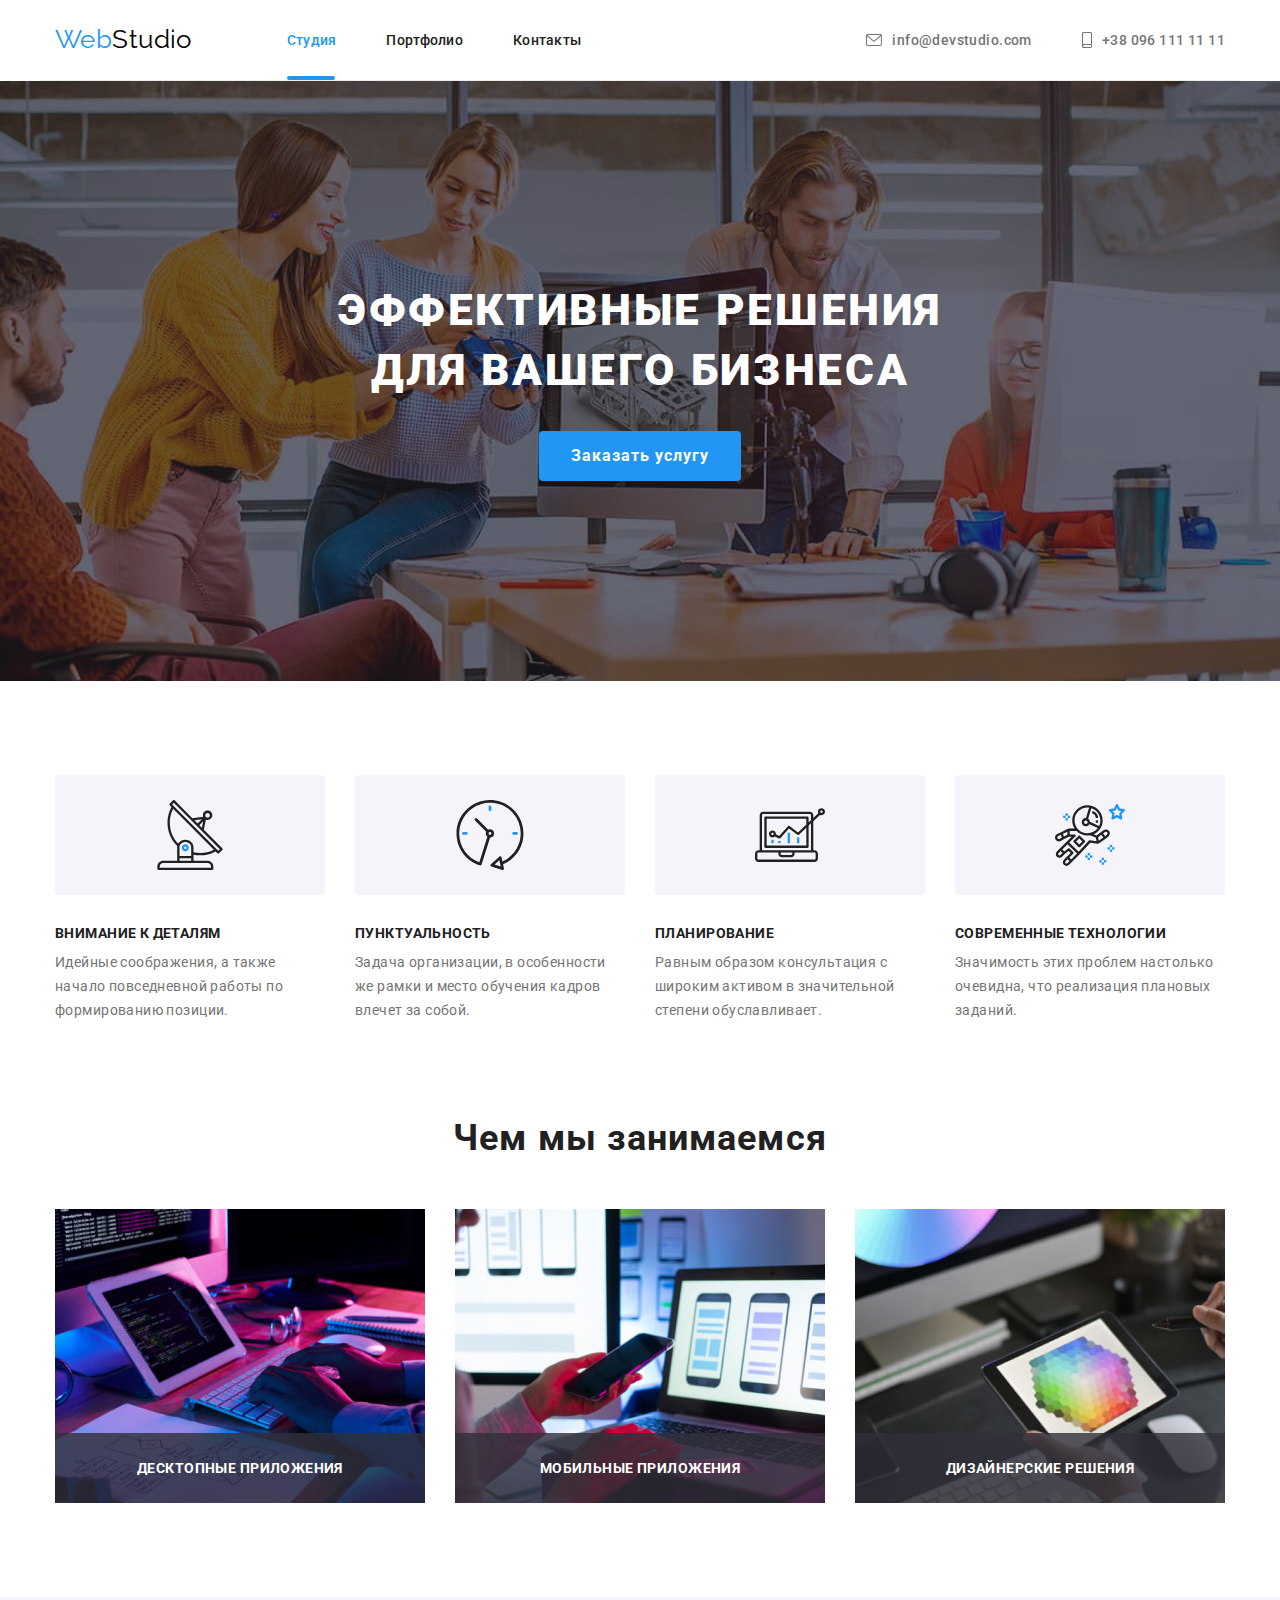
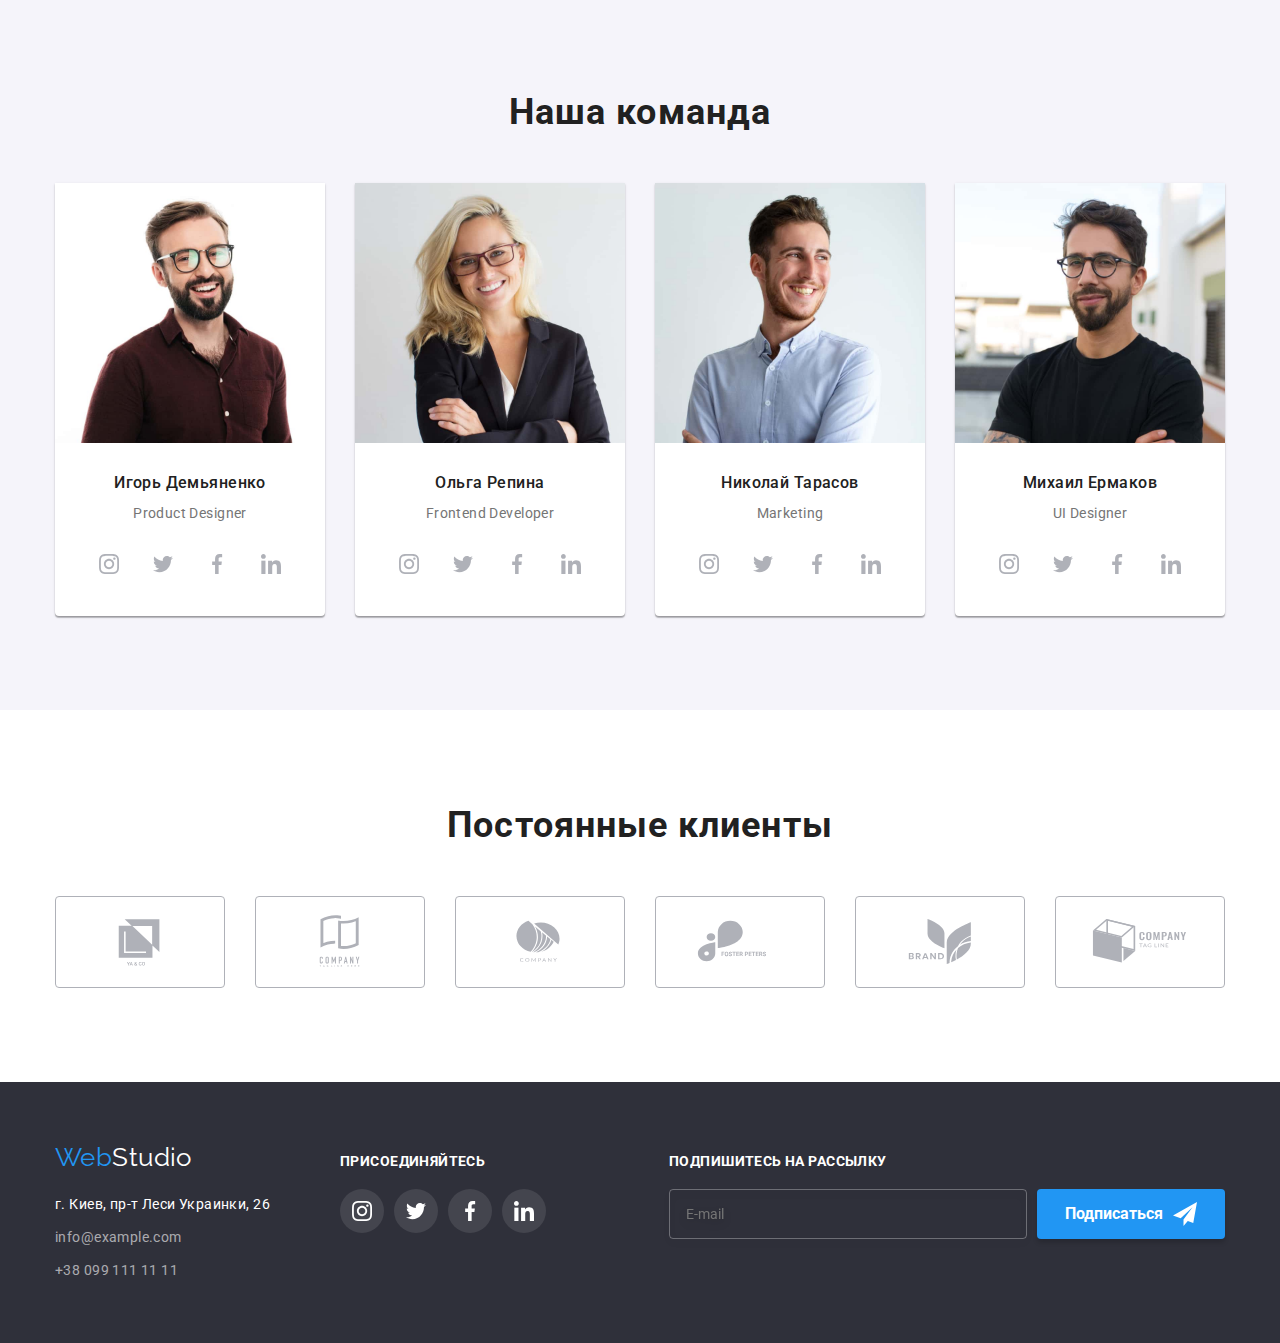
<file: index.html>
<!DOCTYPE html>
<html lang="ru">
  <head>
    <meta charset="UTF-8" />
    <meta http-equiv="X-UA-Compatible" content="IE=edge" />
    <meta name="viewport" content="width=device-width, initial-scale=1.0" />
    <title>Студия</title>

    <link rel="preconnect" href="https://fonts.googleapis.com" />
    <link rel="preconnect" href="https://fonts.gstatic.com" crossorigin />
    <link
      href="https://fonts.googleapis.com/css2?family=Raleway:wght@700&family=Roboto:wght@400;500;700;900&display=swap"
      rel="stylesheet"
    />

    <link
      rel="stylesheet"
      href="https://cdnjs.cloudflare.com/ajax/libs/modern-normalize/1.1.0/modern-normalize.min.css"
    />

    <link rel="stylesheet" href="./css/styles.css" />
  </head>
  <body>
    <header>
      <div class="header container">
        <nav class="header-nav">
          <a href="./index.html" class="header-logo link"
            ><span class="accent-logo-color">Web</span>Studio</a
          >
          <ul class="header-nav-link">
            <li>
              <a href="./index.html" class="header-nav-item current-main link">Студия </a>
            </li>
            <li>
              <a href="./portfolio.html" class="header-nav-item link">Портфолио</a>
            </li>
            <li>
              <a href="#" class="header-nav-item link">Контакты</a>
            </li>
          </ul>
        </nav>
        <ul class="header-contact">
          <li>
            <a href="mailto:info@devstudio.com" class="header-contact-item link">
              <svg class="header-icon-mail" aria-hidden="true">
                <use href="./images/icon.svg#icon-mail"></use>
              </svg>
              info@devstudio.com</a
            >
          </li>
          <li>
            <a href="tel:+380961111111" class="header-contact-item link">
              <svg class="header-icon-smartphone" aria-hidden="true">
                <use href="./images/icon.svg#icon-smartphone"></use></svg
              >+38 096 111 11 11</a
            >
          </li>
        </ul>
      </div>
    </header>

    <main>
      <!-- hero -->
      <section class="hero section">
        <div class="container">
          <h1 class="hero-title">
            Эффективные решения <br />
            для вашего бизнеса
          </h1>
          <button type="button" class="button" data-modal-open>Заказать услугу</button>
        </div>
      </section>

      <!-- description -->
      <section class="description section">
        <div class="container">
          <h2 class="visually-hidden">description</h2>
          <ul class="description-feature">
            <li>
              <div class="description-container-icon">
                <svg class="description-icon">
                  <use href="./images/icon.svg#icon-antenna"></use>
                </svg>
              </div>
              <h3 class="description-feature-title">Внимание к деталям</h3>
              <p class="description-feature-text">
                Идейные соображения, а также начало повседневной работы по формированию позиции.
              </p>
            </li>
            <li>
              <div class="description-container-icon">
                <svg class="description-icon">
                  <use href="./images/icon.svg#icon-clock"></use>
                </svg>
              </div>
              <h3 class="description-feature-title">Пунктуальность</h3>
              <p class="description-feature-text">
                Задача организации, в особенности же рамки и место обучения кадров влечет за собой.
              </p>
            </li>
            <li>
              <div class="description-container-icon">
                <svg class="description-icon">
                  <use href="./images/icon.svg#icon-diagram"></use>
                </svg>
              </div>
              <h3 class="description-feature-title">Планирование</h3>
              <p class="description-feature-text">
                Равным образом консультация с широким активом в значительной степени обуславливает.
              </p>
            </li>
            <li>
              <div class="description-container-icon">
                <svg class="description-icon">
                  <use href="./images/icon.svg#icon-astronaut"></use>
                </svg>
              </div>
              <h3 class="description-feature-title">Современные технологии</h3>
              <p class="description-feature-text">
                Значимость этих проблем настолько очевидна, что реализация плановых заданий.
              </p>
            </li>
          </ul>
        </div>
      </section>
      <!-- Doing -->
      <section class="doing section">
        <div class="container">
          <h2 class="section-title">Чем мы занимаемся</h2>
          <ul class="doing-card">
            <li>
              <div class="doing-card-backdrop">
                <img src="./images/doing/doing1.jpg" width="370" alt="Робота на ПК" />
                <h3 class="doing-card-title">Десктопные приложения</h3>
              </div>
            </li>
            <li>
              <div class="doing-card-backdrop">
                <img
                  src="./images/doing/doing2.jpg"
                  width="370"
                  alt="Мобильное устройство и
              приложение"
                />
                <h3 class="doing-card-title">Мобильные приложения</h3>
              </div>
            </li>
            <li>
              <div class="doing-card-backdrop">
                <img
                  src="./images/doing/doing3.jpg"
                  width="370"
                  alt="Робота с графическим планшетом"
                />
                <h3 class="doing-card-title">Дизайнерские решения</h3>
              </div>
            </li>
          </ul>
        </div>
      </section>
      <!-- Team -->
      <section class="team section">
        <div class="container">
          <h2 class="section-title">Наша команда</h2>
          <ul class="team-card">
            <li class="team-card-item">
              <img
                src="./images/team/team1.jpg"
                width="270"
                alt="Дизайнер продукта Игорь Демьяненко"
              />
              <div class="team-card-info">
                <h3 class="team-card-title">Игорь Демьяненко</h3>
                <p class="team-card-text">Product Designer</p>
                <ul class="team-icon-link">
                  <li>
                    <a class="team-icon-item" href="">
                      <svg class="team-icon" aria-label="ссылка на Instagram">
                        <use href="./images/icon.svg#icon-instagram"></use></svg
                    ></a>
                  </li>
                  <li>
                    <a class="team-icon-item" href="">
                      <svg class="team-icon" aria-label="ссылка на twitter">
                        <use href="./images/icon.svg#icon-twitter"></use></svg
                    ></a>
                  </li>
                  <li>
                    <a class="team-icon-item" href="">
                      <svg class="team-icon" aria-label="ссылка на facebook">
                        <use href="./images/icon.svg#icon-facebook"></use></svg
                    ></a>
                  </li>
                  <li>
                    <a class="team-icon-item" href="">
                      <svg class="team-icon" aria-label="ссылка на linkedin">
                        <use href="./images/icon.svg#icon-linkedin"></use></svg
                    ></a>
                  </li>
                </ul>
              </div>
            </li>
            <li class="team-card-item">
              <img
                src="./images/team/team2.jpg"
                width="270"
                alt="Фронтент разработчик Ольга Репина"
              />
              <div class="team-card-info">
                <h3 class="team-card-title">Ольга Репина</h3>
                <p class="team-card-text">Frontend Developer</p>
                <ul class="team-icon-link">
                  <li>
                    <a class="team-icon-item" href="">
                      <svg class="team-icon" aria-label="ссылка на Instagram">
                        <use href="./images/icon.svg#icon-instagram"></use></svg
                    ></a>
                  </li>
                  <li>
                    <a class="team-icon-item" href="">
                      <svg class="team-icon" aria-label="ссылка на twitter">
                        <use href="./images/icon.svg#icon-twitter"></use></svg
                    ></a>
                  </li>
                  <li>
                    <a class="team-icon-item" href="">
                      <svg class="team-icon" aria-label="ссылка на facebook">
                        <use href="./images/icon.svg#icon-facebook"></use></svg
                    ></a>
                  </li>
                  <li>
                    <a class="team-icon-item" href="">
                      <svg class="team-icon" aria-label="ссылка на linkedin">
                        <use href="./images/icon.svg#icon-linkedin"></use></svg
                    ></a>
                  </li>
                </ul>
              </div>
            </li>
            <li class="team-card-item">
              <img src="./images/team/team3.jpg" width="270" alt="Маркетолог Николай Тарасов" />
              <div class="team-card-info">
                <h3 class="team-card-title">Николай Тарасов</h3>
                <p class="team-card-text">Marketing</p>
                <ul class="team-icon-link">
                  <li>
                    <a class="team-icon-item" href="">
                      <svg class="team-icon" aria-label="ссылка на Instagram">
                        <use href="./images/icon.svg#icon-instagram"></use></svg
                    ></a>
                  </li>
                  <li>
                    <a class="team-icon-item" href="">
                      <svg class="team-icon" aria-label="ссылка на twitter">
                        <use href="./images/icon.svg#icon-twitter"></use></svg
                    ></a>
                  </li>
                  <li>
                    <a class="team-icon-item" href="">
                      <svg class="team-icon" aria-label="ссылка на facebook">
                        <use href="./images/icon.svg#icon-facebook"></use></svg
                    ></a>
                  </li>
                  <li>
                    <a class="team-icon-item" href="">
                      <svg class="team-icon" aria-label="ссылка на linkedin">
                        <use href="./images/icon.svg#icon-linkedin"></use></svg
                    ></a>
                  </li>
                </ul>
              </div>
            </li>
            <li class="team-card-item">
              <img
                src="./images/team/team4.jpg"
                width="270"
                alt="Дизайнер интерфейса Михаил Ермаков"
              />
              <div class="team-card-info">
                <h3 class="team-card-title">Михаил Ермаков</h3>
                <p class="team-card-text">UI Designer</p>
                <ul class="team-icon-link">
                  <li>
                    <a class="team-icon-item" href="">
                      <svg class="team-icon" aria-label="ссылка на Instagram">
                        <use href="./images/icon.svg#icon-instagram"></use></svg
                    ></a>
                  </li>
                  <li>
                    <a class="team-icon-item" href="">
                      <svg class="team-icon" aria-label="ссылка на twitter">
                        <use href="./images/icon.svg#icon-twitter"></use></svg
                    ></a>
                  </li>
                  <li>
                    <a class="team-icon-item" href="">
                      <svg class="team-icon" aria-label="ссылка на facebook">
                        <use href="./images/icon.svg#icon-facebook"></use></svg
                    ></a>
                  </li>
                  <li>
                    <a class="team-icon-item" href="">
                      <svg class="team-icon" aria-label="ссылка на linkedin">
                        <use href="./images/icon.svg#icon-linkedin"></use></svg
                    ></a>
                  </li>
                </ul>
              </div>
            </li>
          </ul>
        </div>
      </section>
      <!-- clients -->
      <section class="client section">
        <div class="container">
          <h2 class="section-title">Постоянные клиенты</h2>
          <ul class="client-card">
            <li>
              <a class="client-card-link" href="#">
                <svg class="client-card-item" aria-label="ссылка на постоянного клиента yaco">
                  <use href="./images/icon.svg#icon-yaco"></use>
                </svg>
              </a>
            </li>
            <li>
              <a class="client-card-link" href="#">
                <svg
                  class="client-card-item"
                  aria-label="ссылка на постоянного клиента tag line here"
                >
                  <use href="./images/icon.svg#icon-tag-line-here"></use>
                </svg>
              </a>
            </li>
            <li>
              <a class="client-card-link" href="#">
                <svg class="client-card-item" aria-label="ссылка на постоянного клиента company">
                  <use href="./images/icon.svg#icon-company"></use>
                </svg>
              </a>
            </li>
            <li>
              <a class="client-card-link" href="#">
                <svg
                  class="client-card-item"
                  aria-label="ссылка на постоянного клиента forester peters"
                >
                  <use href="./images/icon.svg#icon-forester-peters"></use>
                </svg>
              </a>
            </li>
            <li>
              <a class="client-card-link" href="#">
                <svg class="client-card-item" aria-label="ссылка на постоянного клиента brand">
                  <use href="./images/icon.svg#icon-brand"></use>
                </svg>
              </a>
            </li>
            <li>
              <a class="client-card-link" href="#">
                <svg
                  class="client-card-item"
                  aria-label="ссылка на постоянного клиента company tag line"
                >
                  <use href="./images/icon.svg#icon-company-tag-line"></use>
                </svg>
              </a>
            </li>
          </ul>
        </div>
      </section>
    </main>

    <footer class="footer">
      <div class="container">
        <div class="footer-contact">
          <a href="./index.html" class="footer-logo link"
            ><span class="accent-logo-color">Web</span>Studio</a
          >

          <address class="footer-address">
            <ul>
              <li>
                <a
                  href="https://goo.gl/maps/piqngm7oDQpEDh6u6"
                  class="footer-address-item link"
                  target="_blank"
                  rel="noopener nofollow noreferrer"
                  >г. Киев, пр-т Леси Украинки, 26</a
                >
              </li>
              <li>
                <a href="mailto:info@example.com" class="footer-address-contact link"
                  >info@example.com</a
                >
              </li>
              <li>
                <a href="tel:+380991111111" class="footer-address-contact link"
                  >+38 099 111 11 11</a
                >
              </li>
            </ul>
          </address>
        </div>

        <div class="cta">
          <h2 class="cta-title">присоединяйтесь</h2>
          <ul class="cta-icon-link">
            <li>
              <a class="cta-icon-item" href="">
                <svg class="cta-icon" aria-label="ссылка на Instagram">
                  <use href="./images/icon.svg#icon-instagram"></use></svg
              ></a>
            </li>
            <li>
              <a class="cta-icon-item" href="">
                <svg class="cta-icon" aria-label="ссылка на twitter">
                  <use href="./images/icon.svg#icon-twitter"></use></svg
              ></a>
            </li>
            <li>
              <a class="cta-icon-item" href="">
                <svg class="cta-icon" aria-label="ссылка на facebook">
                  <use href="./images/icon.svg#icon-facebook"></use></svg
              ></a>
            </li>
            <li>
              <a class="cta-icon-item" href="">
                <svg class="cta-icon" aria-label="ссылка на linkedin">
                  <use href="./images/icon.svg#icon-linkedin"></use></svg
              ></a>
            </li>
          </ul>
        </div>

        <div class="send">
          <h3 class="cta-title">Подпишитесь на рассылку</h3>
          <form>
            <div class="send-input">
              <label for="send-email" class="visually-hidden">email</label>
              <input
                type="email"
                name="send-email"
                id="send-email"
                class="footer-send"
                placeholder="E-mail"
                required
              />

              <button type="submit" class="button-send">
                Подписаться
                <svg class="footer-send-icon" aria-hidden="true">
                  <use href="./images/icon.svg#icon-footer-send"></use>
                </svg>
              </button>
            </div>
          </form>
        </div>
      </div>
    </footer>

    <!-- modal -->
    <div class="backdrop is-hidden" data-modal>
      <div class="modal">
        <button type="button" class="button-close-modal" data-modal-close>
          <svg class="button-modal-icon" aria-hidden="true">
            <use href="./images/icon.svg#icon-x"></use>
          </svg>
        </button>

        <h2 class="modal-title">Оставьте свои данные, мы вам перезвоним</h2>
        <form name="main-form">
          <div class="form-field">
            <label for="username" class="form-label">Имя</label>
            <div class="form-field-inner">
              <input
                type="text"
                class="form-input"
                name="username"
                id="username"
                placeholder=" "
                required
              />

              <svg class="icon-form" aria-hidden="true">
                <use href="./images/icon.svg#icon-form-user"></use>
              </svg>
            </div>
          </div>
          <div class="form-field">
            <label for="tel" class="form-label">Телефон</label>
            <div class="form-field-inner">
              <input
                type="tel"
                class="form-input tel"
                name="tel"
                id="tel"
                placeholder=" "
                required
              />

              <svg class="icon-form" aria-hidden="true">
                <use href="./images/icon.svg#icon-form-phone"></use>
              </svg>
            </div>
          </div>
          <div class="form-field">
            <label for="email" class="form-label">Почта</label>
            <div class="form-field-inner">
              <input type="email" name="email" class="form-input" id="email" placeholder=" " />

              <svg class="icon-form" aria-hidden="true">
                <use href="./images/icon.svg#icon-form-email"></use>
              </svg>
            </div>
          </div>
          <div class="form-field comment">
            <label for="feedback" class="form-label">Коментарий</label>
            <div class="form-field-inner">
              <textarea
                name="feedback"
                id="feedback"
                rows="8"
                class="form-input feedback"
                placeholder="Введите текст"
              ></textarea>
            </div>
          </div>
          <div class="chaeckbox">
            <input
              type="checkbox"
              name="checkbox"
              class="chaeckbox-input visually-hidden"
              id="checkbox"
              required
            />
            <div class="chaeckbox-icon">
              <svg aria-hidden="true">
                <use href="./images/icon.svg#icon-form-check"></use>
              </svg>
            </div>
            <label for="checkbox" class="chaeckbox-label"
              >Соглашаюсь с рассылкой и принимаю
              <span>
                <a href="#" class="policyt">Условия договора</a>
              </span>
            </label>
          </div>

          <button type="submit" class="button-submit">Отправить</button>
        </form>
      </div>
    </div>

    <script src="./js/modal.js"></script>
  </body>
</html>
</file>
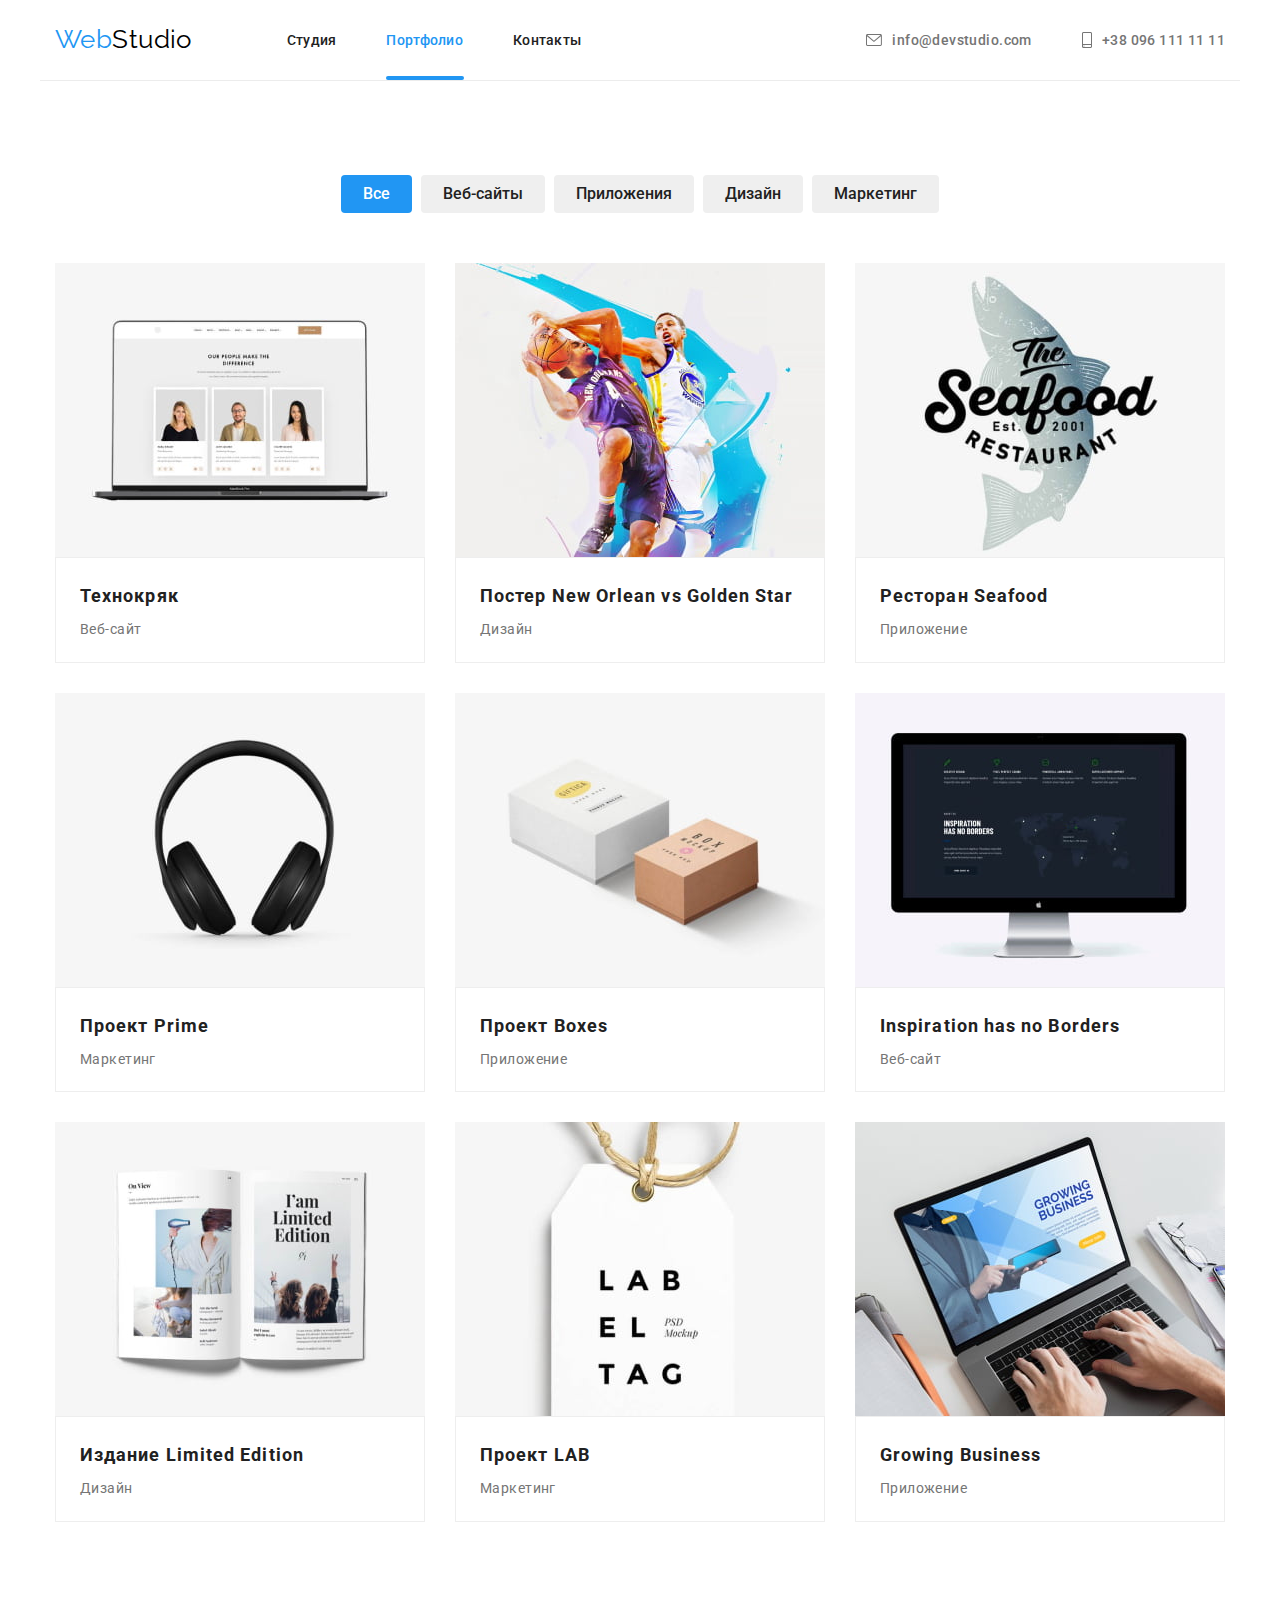
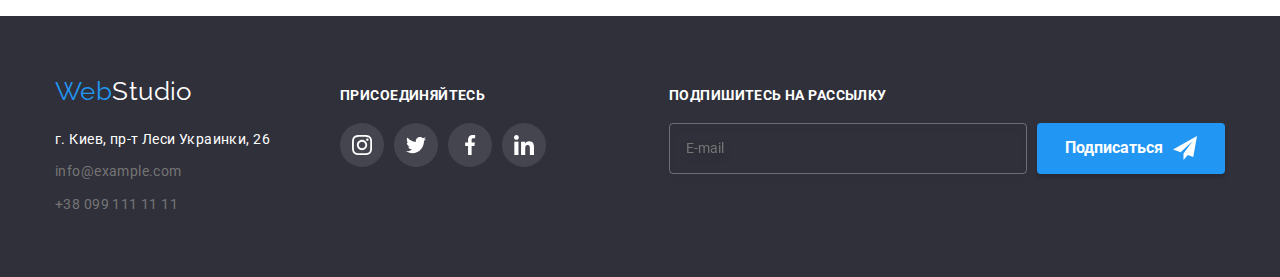
<file: portfolio.html>
<!DOCTYPE html>
<html lang="ru">
  <head>
    <meta charset="UTF-8" />
    <meta http-equiv="X-UA-Compatible" content="IE=edge" />
    <meta name="viewport" content="width=device-width, initial-scale=1.0" />
    <title>Студия</title>

    <link rel="preconnect" href="https://fonts.googleapis.com" />
    <link rel="preconnect" href="https://fonts.gstatic.com" crossorigin />
    <link
      href="https://fonts.googleapis.com/css2?family=Raleway:wght@700&family=Roboto:wght@400;500;700;900&display=swap"
      rel="stylesheet"
    />

    <link
      rel="stylesheet"
      href="https://cdnjs.cloudflare.com/ajax/libs/modern-normalize/1.1.0/modern-normalize.min.css"
    />

    <link rel="stylesheet" href="./css/styles.css" />
  </head>
  <body>
    <header>
      <div class="header container">
        <nav class="header-nav">
          <a href="./index.html" class="header-logo link"
            ><span class="accent-logo-color">Web</span>Studio</a
          >
          <ul class="header-nav-link">
            <li>
              <a href="./index.html" class="header-nav-item link">Студия</a>
            </li>
            <li>
              <a href="./portfolio.html" class="header-nav-item link current-portfolio"
                >Портфолио</a
              >
            </li>
            <li>
              <a href="#" class="header-nav-item link">Контакты</a>
            </li>
          </ul>
        </nav>
        <ul class="header-contact">
          <li>
            <a href="mailto:info@devstudio.com" class="header-contact-item link">
              <svg class="header-icon-mail" aria-hidden="true">
                <use href="./images/icon.svg#icon-mail"></use>
              </svg>
              info@devstudio.com</a
            >
          </li>
          <li>
            <a href="tel:+380961111111" class="header-contact-item link">
              <svg class="header-icon-smartphone" aria-hidden="true">
                <use href="./images/icon.svg#icon-smartphone"></use></svg
              >+38 096 111 11 11</a
            >
          </li>
        </ul>
      </div>
    </header>

    <main>
      <!-- Наши возможности -->
      <section class="section">
        <div class="container">
          <h1 class="visually-hidden">Наши возможности</h1>
          <ul class="filtr">
            <li class="filtr-item">
              <button type="button" class="filtr-button activ">Все</button>
            </li>
            <li class="filtr-item">
              <button type="button" class="filtr-button">Веб-сайты</button>
            </li>
            <li class="filtr-item">
              <button type="button" class="filtr-button">Приложения</button>
            </li>
            <li class="filtr-item"><button type="button" class="filtr-button">Дизайн</button></li>
            <li class="filtr-item">
              <button type="button" class="filtr-button">Маркетинг</button>
            </li>
          </ul>

          <!-- Card list -->
          <ul class="portfolio-card">
            <li>
              <div class="portfolio-card-item">
                <a href="" class="link">
                  <div class="portfolio-card-overlay">
                    <img
                      src="./images/portfolio/portfolio-1.jpg"
                      width="370"
                      class="portfoloi-card-img"
                      alt="Веб-сайты Технокряк"
                    />
                    <div class="portfolio-card-overlay-text">
                      <p>
                        Ресурс предлагает комплексные предложения с разным уровнем функционала и
                        сервисов. Все это позволит посетителю получить исчерпывающие сведения о
                        компании или частном лице.
                      </p>
                    </div>
                  </div>

                  <div class="portfolio-card-section">
                    <h2 class="portfolio-card-title">Технокряк</h2>
                    <p>Веб-сайт</p>
                  </div>
                </a>
              </div>
            </li>

            <li>
              <div class="portfolio-card-item">
                <a href="" class="link">
                  <div class="portfolio-card-overlay">
                    <img
                      src="./images/portfolio/portfolio-2.jpg"
                      width="370"
                      alt="Дизайн постеров New Orlean vs Golden Star"
                    />
                    <div class="portfolio-card-overlay-text">
                      <p>
                        Ресурс предлагает комплексные предложения с разным уровнем функционала и
                        сервисов. Все это позволит посетителю получить исчерпывающие сведения о
                        компании или частном лице.
                      </p>
                    </div>
                  </div>

                  <div class="portfolio-card-section">
                    <h2 class="portfolio-card-title">Постер New Orlean vs Golden Star</h2>
                    <p>Дизайн</p>
                  </div>
                </a>
              </div>
            </li>

            <li>
              <div class="portfolio-card-item">
                <a href="" class="link">
                  <div class="portfolio-card-overlay">
                    <img
                      src="./images/portfolio/portfolio-3.jpg"
                      width="370"
                      alt="Приложение для ресторанов"
                    />
                    <div class="portfolio-card-overlay-text">
                      <p>
                        Ресурс предлагает комплексные предложения с разным уровнем функционала и
                        сервисов. Все это позволит посетителю получить исчерпывающие сведения о
                        компании или частном лице.
                      </p>
                    </div>
                  </div>

                  <div class="portfolio-card-section">
                    <h2 class="portfolio-card-title">Ресторан Seafood</h2>
                    <p>Приложение</p>
                  </div>
                </a>
              </div>
            </li>

            <li>
              <div class="portfolio-card-item">
                <a href="" class="link">
                  <div class="portfolio-card-overlay">
                    <img
                      src="./images/portfolio/portfolio-4.jpg"
                      width="370"
                      alt="Маркетинг проектов"
                    />
                    <div class="portfolio-card-overlay-text">
                      <p>
                        Ресурс предлагает комплексные предложения с разным уровнем функционала и
                        сервисов. Все это позволит посетителю получить исчерпывающие сведения о
                        компании или частном лице.
                      </p>
                    </div>
                  </div>

                  <div class="portfolio-card-section">
                    <h2 class="portfolio-card-title">Проект Prime</h2>
                    <p>Маркетинг</p>
                  </div>
                </a>
              </div>
            </li>

            <li>
              <div class="portfolio-card-item">
                <a href="" class="link">
                  <div class="portfolio-card-overlay">
                    <img
                      src="./images/portfolio/portfolio-5.jpg"
                      width="370"
                      alt="Приложение Проект Boxes"
                    />
                    <div class="portfolio-card-overlay-text">
                      <p>
                        Ресурс предлагает комплексные предложения с разным уровнем функционала и
                        сервисов. Все это позволит посетителю получить исчерпывающие сведения о
                        компании или частном лице.
                      </p>
                    </div>
                  </div>

                  <div class="portfolio-card-section">
                    <h2 class="portfolio-card-title">Проект Boxes</h2>
                    <p>Приложение</p>
                  </div>
                </a>
              </div>
            </li>

            <li>
              <div class="portfolio-card-item">
                <a href="" class="link">
                  <div class="portfolio-card-overlay">
                    <img
                      src="./images/portfolio/portfolio-6.jpg"
                      width="370"
                      alt="Веб-сайт Inspiration has no Borders"
                    />
                    <div class="portfolio-card-overlay-text">
                      <p>
                        Ресурс предлагает комплексные предложения с разным уровнем функционала и
                        сервисов. Все это позволит посетителю получить исчерпывающие сведения о
                        компании или частном лице.
                      </p>
                    </div>
                  </div>

                  <div class="portfolio-card-section">
                    <h2 class="portfolio-card-title">Inspiration has no Borders</h2>
                    <p>Веб-сайт</p>
                  </div>
                </a>
              </div>
            </li>

            <li>
              <div class="portfolio-card-item">
                <a href="" class="link">
                  <div class="portfolio-card-overlay">
                    <img
                      src="./images/portfolio/portfolio-7.jpg"
                      width="370"
                      alt="Дизайн Издание Limited Edition"
                    />
                    <div class="portfolio-card-overlay-text">
                      <p>
                        Ресурс предлагает комплексные предложения с разным уровнем функционала и
                        сервисов. Все это позволит посетителю получить исчерпывающие сведения о
                        компании или частном лице.
                      </p>
                    </div>
                  </div>

                  <div class="portfolio-card-section">
                    <h2 class="portfolio-card-title">Издание Limited Edition</h2>
                    <p>Дизайн</p>
                  </div>
                </a>
              </div>
            </li>

            <li>
              <div class="portfolio-card-item">
                <a href="" class="link">
                  <div class="portfolio-card-overlay">
                    <img
                      src="./images/portfolio/portfolio-8.jpg"
                      width="370"
                      alt="Маркетинг Проект LAB"
                    />
                    <div class="portfolio-card-overlay-text">
                      <p>
                        Ресурс предлагает комплексные предложения с разным уровнем функционала и
                        сервисов. Все это позволит посетителю получить исчерпывающие сведения о
                        компании или частном лице.
                      </p>
                    </div>
                  </div>

                  <div class="portfolio-card-section">
                    <h2 class="portfolio-card-title">Проект LAB</h2>
                    <p>Маркетинг</p>
                  </div>
                </a>
              </div>
            </li>

            <li>
              <div class="portfolio-card-item">
                <a href="" class="link">
                  <div class="portfolio-card-overlay">
                    <img
                      src="./images/portfolio/portfolio-9.jpg"
                      width="370"
                      alt="Приложение Growing Business"
                    />
                    <div class="portfolio-card-overlay-text">
                      <p>
                        Ресурс предлагает комплексные предложения с разным уровнем функционала и
                        сервисов. Все это позволит посетителю получить исчерпывающие сведения о
                        компании или частном лице.
                      </p>
                    </div>
                  </div>

                  <div class="portfolio-card-section">
                    <h2 class="portfolio-card-title">Growing Business</h2>
                    <p>Приложение</p>
                  </div>
                </a>
              </div>
            </li>
          </ul>
        </div>
      </section>
    </main>

    <footer class="footer">
      <div class="container">
        <div class="footer-contact">
          <a href="./index.html" class="footer-logo link"
            ><span class="accent-logo-color">Web</span>Studio</a
          >

          <address class="footer-address">
            <ul>
              <li>
                <a
                  href="https://goo.gl/maps/piqngm7oDQpEDh6u6"
                  class="footer-address-item link"
                  target="_blank"
                  rel="noopener nofollow noreferrer"
                  >г. Киев, пр-т Леси Украинки, 26</a
                >
              </li>
              <li>
                <a href="mailto:info@example.com" class=".footer-address-contact link"
                  >info@example.com</a
                >
              </li>
              <li>
                <a href="tel:+380991111111" class=".footer-address-contact link"
                  >+38 099 111 11 11</a
                >
              </li>
            </ul>
          </address>
        </div>

        <div class="cta">
          <h2 class="cta-title">присоединяйтесь</h2>
          <ul class="cta-icon-link">
            <li>
              <a class="cta-icon-item" href="">
                <svg class="cta-icon" aria-label="ссылка на Instagram">
                  <use href="./images/icon.svg#icon-instagram"></use></svg
              ></a>
            </li>
            <li>
              <a class="cta-icon-item" href="">
                <svg class="cta-icon" aria-label="ссылка на twitter">
                  <use href="./images/icon.svg#icon-twitter"></use></svg
              ></a>
            </li>
            <li>
              <a class="cta-icon-item" href="">
                <svg class="cta-icon" aria-label="ссылка на facebook">
                  <use href="./images/icon.svg#icon-facebook"></use></svg
              ></a>
            </li>
            <li>
              <a class="cta-icon-item" href="">
                <svg class="cta-icon" aria-label="ссылка на linkedin">
                  <use href="./images/icon.svg#icon-linkedin"></use></svg
              ></a>
            </li>
          </ul>
        </div>

        <div class="send">
          <h3 class="cta-title">Подпишитесь на рассылку</h3>
          <form>
            <div class="send-input">
              <label for="send-email" class="visually-hidden">email</label>
              <input
                type="email"
                name="send-email"
                id="send-email"
                class="footer-send"
                placeholder="E-mail"
                required
              />

              <button type="submit" class="button-send">
                Подписаться
                <svg class="footer-send-icon" aria-hidden="true">
                  <use href="./images/icon.svg#icon-footer-send"></use>
                </svg>
              </button>
            </div>
          </form>
        </div>
      </div>
    </footer>
  </body>
</html>
</file>
<file: css/styles.css>
:root {
  --prime-text-color: #757575;
  --prime-title-color: #212121;
  --secondary-title-text-color: #ffffff;
  --accent-color: #2196f3;
  --prime-background-color: #2f303a;
}

body {
  font-family: 'Roboto', sans-serif;
  font-size: 14px;
  line-height: 1.71;
  letter-spacing: 0.03em;

  color: var(--prime-text-color);
}

/* Reset */

html {
  box-sizing: border-box;
}

*,
*::after,
*::before {
  box-sizing: inherit;
}

/* Стили для обнуления верхних отступов у элементов */
h1,
h2,
h3,
h4,
h5,
h6,
p {
  margin-top: 0;
  margin-bottom: 0;
}

/* Класс для обнуления базовых свойств у списков (ul) */
ul {
  list-style: none;
  padding-left: 0;
  margin: 0;
}

/* Класс для обнуления базовых свойств у ссылок */
.link {
  text-decoration: none;
  color: inherit;
}

/* Свойства для корректного отображения картинок */
img {
  display: block;
  max-width: 100%;
  height: auto;
}

/* Свойства для обнуления курсива у address */
address {
  font-style: normal;
}

/* padding sectoin */
.section {
  padding-top: 94px;
  padding-bottom: 94px;
}

/* container */
.container {
  width: 1200px;
  padding-left: 15px;
  padding-right: 15px;
  margin-left: auto;
  margin-right: auto;
}

/* title section */
.section-title {
  margin-bottom: 50px;
  font-size: 36px;
  line-height: 1.17;
  text-align: center;
  letter-spacing: 0.03em;

  color: var(--prime-title-color);
}

.visually-hidden {
  position: absolute;
  width: 1px;
  height: 1px;
  margin: -1px;
  border: 0;
  padding: 0;

  white-space: nowrap;
  clip-path: inset(100%);
  clip: rect(0 0 0 0);
  overflow: hidden;
}

/* Header */
.header {
  display: flex;
  border-bottom: 1px solid #ececec;
}

.header-nav {
  display: flex;
  align-items: center;
}

.header-nav-link {
  display: flex;
}

.header-nav-link li:not(:last-child) {
  margin-right: 50px;
}

.header-contact {
  display: flex;
  align-items: center;
}

.header-nav-item {
  transition-property: color;
  transition-duration: 250ms;
  transition-timing-function: cubic-bezier(0.4, 0, 0.2, 1);

  display: block;
  padding: 32px 0;

  font-weight: 500;
  line-height: 16px;
  letter-spacing: 0.02em;

  color: #212121;
}

.header-nav-item:hover {
  color: var(--accent-color);
}

.header-nav-item:focus {
  color: var(--accent-color);
}

.header-contact {
  margin-left: auto;

  font-weight: 500;
  line-height: 16px;

  color: var(--prime-text-color);
}

.header-contact li:not(:last-child) {
  margin-right: 50px;
}

.current-main,
.current-portfolio {
  color: var(--accent-color);
}

.header-nav-item {
  position: relative;
}

.header-nav-item.current-main::after {
  position: absolute;

  bottom: 0;
  left: 0;

  content: '';
  display: flex;

  height: 4px;
  width: 48px;

  background-image: url(../images/activ.svg);

  background-repeat: no-repeat;
}

.header-nav-item.current-portfolio::after {
  position: absolute;

  bottom: 0;
  left: 0;

  content: '';
  display: flex;

  height: 4px;
  width: 78px;

  background-image: url(../images/activ-portfolio.svg);

  background-repeat: no-repeat;
}

.header-contact-item {
  transition-property: color;
  transition-duration: 250ms;
  transition-timing-function: cubic-bezier(0.4, 0, 0.2, 1);

  display: flex;
  align-items: center;
}

.header-icon-mail {
  width: 16px;
  height: 12px;
  fill: currentColor;
  margin-right: 10px;
  cursor: pointer;
}

.header-contact-item:hover {
  color: var(--accent-color);
}

.header-contact-item:focus {
  color: var(--accent-color);
}

.header-contact-item:hover .header-icon-mail {
  fill: var(--accent-color);
}

.header-icon-smartphone {
  width: 10px;
  height: 16px;
  fill: currentColor;
  margin-right: 10px;
  cursor: pointer;
}

/* logo-header */
.header-logo {
  margin-right: 95px;

  font-family: 'Raleway';
  font-size: 26px;
  line-height: 1.2;

  color: #000000;
}

.accent-logo-color {
  color: var(--accent-color);
}

/* main */

/* hero */
.hero {
  padding-top: 200px;
  padding-bottom: 200px;
  text-align: center;

  background-color: var(--prime-background-color);

  background-image: linear-gradient(to right, rgba(47, 48, 58, 0.4), rgba(47, 48, 58, 0.4)),
    url(../images/hero-background.jpg);
  background-repeat: no-repeat;
  background-position: center;
  background-size: cover;

  max-width: 1600px;

  margin-left: auto;
  margin-right: auto;
}

.hero-title {
  margin-bottom: 30px;
  font-weight: 900;
  font-size: 44px;
  line-height: 1.36;
  letter-spacing: 0.06em;
  text-transform: uppercase;

  color: var(--secondary-title-text-color);
}

.button {
  transition-property: background-color;
  transition-duration: 250ms;
  transition-timing-function: cubic-bezier(0.4, 0, 0.2, 1);

  border-radius: 4px;
  border: none;
  padding: 10px 32px;

  font-weight: 700;
  font-size: 16px;
  line-height: 1.88;
  letter-spacing: 0.06em;

  color: var(--secondary-title-text-color);
  background-color: var(--accent-color);

  cursor: pointer;
}

.button:hover {
  background-color: #188ce8;
  box-shadow: 0px 4px 4px rgba(0, 0, 0, 0.15);
}

.button:focus {
  background-color: #188ce8;
  box-shadow: 0px 4px 4px rgba(0, 0, 0, 0.15);
}

/*  description */
.description {
  padding-top: 94px;
  padding-bottom: 0;
}

.description-feature {
  display: flex;
}

.description-feature-title {
  margin-bottom: 10px;
  font-size: 14px;
  line-height: 1.15;
  text-transform: uppercase;

  color: var(--prime-title-color);
}

.description-feature li {
  width: calc((100% - 90px) / 4);
}

.description-feature li:not(:last-child) {
  margin-right: 30px;
}

.description-container-icon {
  display: flex;
  justify-content: center;
  align-items: center;
  height: 120px;
  margin-bottom: 30px;
  background: #f5f4fa;
  border-radius: 4px;
}

.description-icon {
  width: 70px;
  height: 70px;
}

/* doing */
.doing {
}

.doing-card {
  display: flex;

  align-items: flex-end;
}

.doing-card li {
  /* position: relative; */

  width: calc((100%-60px) / 3);
}

.doing-card li:not(:last-child) {
  margin-right: 30px;
}

.doing-card-backdrop {
  position: relative;
}

.doing-card-title {
  position: absolute;
  bottom: 0;
  left: 0;

  width: 100%;

  padding-top: 27px;
  padding-bottom: 27px;

  font-size: 14px;
  line-height: 1.15;
  text-align: center;

  text-transform: uppercase;

  color: var(--secondary-title-text-color);
  background: rgba(47, 48, 58, 0.8);
}

/* team */
.team {
  text-align: center;

  background: #f5f4fa;
}

.team-card {
  display: flex;
}

.team-card > li:not(:last-child) {
  margin-right: 30px;
}

.team-card-item {
  box-shadow: 0px 1px 3px rgba(0, 0, 0, 0.12), 0px 1px 1px rgba(0, 0, 0, 0.14),
    0px 2px 1px rgba(0, 0, 0, 0.2);
  border-radius: 0px 0px 4px 4px;
  width: calc((100%-90px) / 4);

  background-color: #ffffff;
}

.team-card-info {
  padding-top: 30px;
  padding-bottom: 30px;
}

.team-card-title {
  margin-bottom: 10px;

  font-weight: 500;
  font-size: 16px;
  line-height: 1.2;

  color: var(--prime-title-color);
}

.team-card-text {
  margin-bottom: 16px;
}

.team-icon-link {
  display: flex;

  justify-content: center;
}

.team-icon-link li:not(:last-child) {
  margin-right: 10px;
}

.team-icon {
  transition-property: fill;
  transition-duration: 250ms;
  transition-timing-function: cubic-bezier(0.4, 0, 0.2, 1);

  width: 20px;
  height: 20px;
  fill: #afb1b8;
}

.team-icon-item {
  transition-property: background-color;
  transition-duration: 250ms;
  transition-timing-function: cubic-bezier(0.4, 0, 0.2, 1);

  display: flex;
  justify-content: center;
  align-items: center;
  width: 44px;
  height: 44px;
  border-radius: 50%;
}

.team-icon-item:hover {
  background-color: var(--accent-color);
}

.team-icon-item:hover .team-icon {
  fill: #ffffff;
}

.team-icon-item:focus {
  background-color: var(--accent-color);
}

.team-icon-item:focus .team-icon {
  fill: #ffffff;
}

/* clients */
.client-card {
  display: flex;
}

.client-card-link {
  transition-property: border;
  transition-duration: 250ms;
  transition-timing-function: cubic-bezier(0.4, 0, 0.2, 1);

  display: flex;
  justify-content: center;
  align-items: center;
  width: 170px;
  height: 92px;
  border: 1px solid #afb1b8;
  border-radius: 4px;

  text-align: center;
}

.client-card-item {
  transition-property: fill;
  transition-duration: 250ms;
  transition-timing-function: cubic-bezier(0.4, 0, 0.2, 1);

  width: 106px;
  height: 60px;
  fill: #afb1b8;
}

.client-card li:not(:last-child) {
  margin-right: 30px;
}

.client-card-link:hover {
  border: 1px solid var(--accent-color);
  border-radius: 4px;
}

.client-card-link:hover .client-card-item {
  fill: var(--accent-color);
}

.client-card-link:focus {
  border: 1px solid var(--accent-color);
  border-radius: 4px;
}

.client-card-link:focus .client-card-item {
  fill: var(--accent-color);
}

/* portfolio */
/* filtr */
.filtr {
  display: flex;
  justify-content: center;
  margin-bottom: 50px;
}

.filtr-item:not(:last-child) {
  margin-right: 9px;
}

.filtr-button {
  transition: background-color 250ms cubic-bezier(0.4, 0, 0.2, 1),
    color 250ms cubic-bezier(0.4, 0, 0.2, 1), box-shadow 250ms cubic-bezier(0.4, 0, 0.2, 1);

  padding: 6px 22px;
  border: none;
  border-radius: 4px;

  font-weight: 500;
  font-size: 16px;
  line-height: 1.6;
  text-align: center;

  color: var(--prime-title-color);

  cursor: pointer;
}

.filtr-button:hover {
  color: var(--secondary-title-text-color);
  background-color: var(--accent-color);
  box-shadow: 0px 3px 1px rgba(0, 0, 0, 0.1), 0px 1px 2px rgba(0, 0, 0, 0.08),
    0px 2px 2px rgba(0, 0, 0, 0.12);
  border-radius: 4px;
}

.filtr-button:focus {
  color: var(--secondary-title-text-color);
  background-color: var(--accent-color);
  box-shadow: 0px 3px 1px rgba(0, 0, 0, 0.1), 0px 1px 2px rgba(0, 0, 0, 0.08),
    0px 2px 2px rgba(0, 0, 0, 0.12);
  border-radius: 4px;
}

.activ {
  color: var(--secondary-title-text-color);
  background-color: var(--accent-color);
}
/* portfolio-card */
.portfolio-card {
  display: flex;
  flex-wrap: wrap;
}

.portfolio-card li {
  width: calc((100% - 60px) / 3);
}

.portfolio-card li:not(:nth-child(3n + 3)) {
  margin-right: 30px;
}

.portfolio-card li:not(:nth-last-child(-n + 3)) {
  margin-bottom: 30px;
}

.portfolio-card .link {
  display: block;

  transition: box-shadow 250ms cubic-bezier(0.4, 0, 0.2, 1);
}

.portfolio-card-overlay {
  position: relative;

  overflow: hidden;
}

.portfolio-card-overlay-text {
  position: absolute;
  top: 0;
  left: 0;
  width: 100%;
  height: 100%;

  transform: translateY(101%);
  transition: transform 250ms cubic-bezier(0.4, 0, 0.2, 1);

  padding: 63px 24px;

  background-color: rgba(33, 150, 243, 0.9);
}

.portfolio-card-item:hover .portfolio-card-overlay-text {
  transform: translateY(0);
}

.portfolio-card-overlay-text p {
  font-size: 18px;
  line-height: 1.56;

  color: var(--secondary-title-text-color);
}

.portfolio-card-item .link:hover {
  box-shadow: 0px 1px 1px rgba(0, 0, 0, 0.12), 0px 4px 4px rgba(0, 0, 0, 0.06),
    1px 4px 6px rgba(0, 0, 0, 0.16);
}

.portfolio-card-item .link:focus {
  box-shadow: 0px 1px 1px rgba(0, 0, 0, 0.12), 0px 4px 4px rgba(0, 0, 0, 0.06),
    1px 4px 6px rgba(0, 0, 0, 0.16);
}

.portfolio-card-section {
  padding-top: 20px;
  padding-right: 24px;
  padding-bottom: 20px;
  padding-left: 24px;
  border: 1px solid #eeeeee;
}

.portfolio-card-title {
  margin-bottom: 4px;

  font-size: 18px;
  line-height: 2;
  letter-spacing: 0.06em;

  color: var(--prime-title-color);
}

/* footer */
.footer {
  padding-top: 60px;
  padding-bottom: 60px;

  background-color: var(--prime-background-color);
}

.footer > .container {
  display: flex;
  align-items: baseline;
}

.footer-contact {
  margin-right: 70px;
}

.footer-logo {
  display: block;
  margin-bottom: 20px;

  font-family: 'Raleway';
  font-size: 26px;
  line-height: 1.2;

  color: var(--secondary-title-text-color);
}

.footer-address li:not(:last-child) {
  margin-bottom: 9px;
}

.footer-address-item {
  display: block;

  color: var(--secondary-title-text-color);
}

.footer-address-contact {
  transition: color 250ms cubic-bezier(0.4, 0, 0.2, 1);

  display: block;

  color: rgba(255, 255, 255, 0.6);
}

.footer-address-contact:hover {
  color: var(--accent-color);
}

.footer-address-contact:focus {
  color: var(--accent-color);
}

.cta {
  margin-right: 72px;
}

.cta-title {
  margin-bottom: 20px;
  font-size: 14px;
  line-height: 1.15;
  text-transform: uppercase;

  color: var(--secondary-title-text-color);
}

.cta-icon-item {
  transition: background 250ms cubic-bezier(0.4, 0, 0.2, 1);

  display: flex;
  justify-content: center;
  align-items: center;
  width: 44px;
  height: 44px;

  border-radius: 50%;

  background: rgba(255, 255, 255, 0.1);
}

.cta-icon-link {
  display: flex;
}

.cta-icon-link li:not(:last-child) {
  margin-right: 10px;
}

.cta-icon {
  width: 20px;
  height: 20px;

  fill: var(--secondary-title-text-color);
}

.cta-icon-item:hover {
  background: var(--accent-color);
}

.cta-icon-item:focus {
  background: var(--accent-color);
}

.send {
  margin-left: auto;
}

.footer-send {
  padding: 15px 16px;
  margin-right: 10px;

  width: 358px;

  color: var(--secondary-title-text-color);
  background-color: inherit;
  border: 1px solid rgba(255, 255, 255, 0.3);
  filter: drop-shadow(0px 4px 4px rgba(0, 0, 0, 0.15));
  border-radius: 4px;

  outline: none;

  cursor: pointer;

  transition: border-color 250ms cubic-bezier(0.4, 0, 0.2, 1);
}

.footer-send:focus {
  border-color: var(--accent-color);
}

.button-send {
  display: flex;
  align-items: center;
  padding: 10px 28px;

  border: transparent;
  background: var(--accent-color);
  box-shadow: 0px 4px 4px rgba(0, 0, 0, 0.15);
  border-radius: 4px;

  font-weight: 700;
  font-size: 16px;
  line-height: 1.88;

  color: var(--secondary-title-text-color);

  cursor: pointer;
}

.send-input {
  display: flex;
}

.footer-send-icon {
  width: 24px;
  height: 24px;
  margin-left: 10px;
}

/* modal */
.backdrop {
  position: fixed;
  width: 100%;
  height: 100%;

  top: 0;
  left: 0;

  background-color: rgba(0, 0, 0, 0.2);

  transition: opacity 1s cubic-bezier(0.4, 0, 0.2, 1), visibility 1s cubic-bezier(0.4, 0, 0.2, 1);
}

.modal {
  position: absolute;
  top: 50%;
  left: 50%;
  transform: translate(-50%, -50%);

  min-width: 530px;
  min-height: 580px;

  padding: 40px;

  background-color: #ffffff;
  box-shadow: 0px 1px 3px rgba(0, 0, 0, 0.12), 0px 1px 1px rgba(0, 0, 0, 0.14),
    0px 2px 1px rgba(0, 0, 0, 0.2);
  border-radius: 4px;
}

.button-close-modal {
  position: absolute;
  top: 8px;
  right: 8px;

  display: flex;
  justify-content: center;
  align-items: center;
  width: 30px;
  height: 30px;
  background: #ffffff;
  border: 1px solid rgba(0, 0, 0, 0.1);
  border-radius: 50%;

  cursor: pointer;
}

.button-modal-icon {
  display: block;
  width: 11px;
  height: 11px;

  transition: fill 250ms cubic-bezier(0.4, 0, 0.2, 1);
}

.button-close-modal:hover .button-modal-icon {
  fill: var(--accent-color);
}

.button-close-modal:focus .button-modal-icon {
  fill: var(--accent-color);
}

.is-hidden {
  opacity: 0;
  visibility: hidden;
  pointer-events: none;
}

.modal-title {
  margin-bottom: 12px;

  font-size: 20px;
  line-height: 1.15;
  text-align: center;

  color: var(--prime-title-color);
}

.form-label {
  display: block;

  margin-bottom: 4px;

  font-size: 12px;
  line-height: 1.16;

  letter-spacing: 0.01em;
}

.form-field {
  margin-bottom: 10px;
}

.form-field.comment {
  margin-bottom: 20px;
}

.form-input {
  width: 100%;

  padding-top: 11px;
  padding-right: 16px;
  padding-left: 42px;
  padding-bottom: 11px;

  border: 1px solid rgba(33, 33, 33, 0.2);
  border-radius: 4px;

  outline: none;

  transition: border-color 250ms cubic-bezier(0.4, 0, 0.2, 1);

  cursor: pointer;
}

.form-input:focus {
  border-color: var(--accent-color);
}

.icon-form {
  position: absolute;
  left: 12px;
  top: 50%;

  transform: translateY(-50%);

  width: 18px;
  height: 18px;

  transition: fill 250ms cubic-bezier(0.4, 0, 0.2, 1);

  cursor: pointer;
}

.form-field-inner {
  position: relative;

  display: block;
}

.form-input:focus + .icon-form {
  fill: var(--accent-color);
}

.form-input.feedback {
  padding: 16px 12px;

  resize: none;
}

.chaeckbox-icon {
  display: flex;
  background-size: cover;
  margin-right: 8px;

  width: 15px;
  height: 16px;
  border: 2px solid var(--prime-title-color);

  border-radius: 2px;

  transition: border-color 250ms cubic-bezier(0.4, 0, 0.2, 1),
    border 250ms cubic-bezier(0.4, 0, 0.2, 1), background-color 250ms cubic-bezier(0.4, 0, 0.2, 1);

  cursor: pointer;
}

.policyt {
  display: inline-block;
  text-decoration-line: underline;

  color: var(--accent-color);
}

.chaeckbox-label {
  color: var(--prime-text-color);

  margin: 0;

  cursor: pointer;
}

.chaeckbox-input:checked + .chaeckbox-icon {
  background-color: var(--accent-color);
  border: transparent;
}

.chaeckbox {
  display: flex;
  justify-content: center;
  align-items: center;

  margin-top: 0;
  margin-right: 0;
  margin-bottom: 30px;
  margin-right: 0;
}

.button-submit {
  display: block;

  margin-left: auto;
  margin-right: auto;
  padding: 10px 55px;

  box-shadow: 0px 4px 4px rgba(0, 0, 0, 0.15);
  border-radius: 4px;

  background-color: var(--accent-color);

  border: transparent;

  font-weight: 700;
  font-size: 16px;
  line-height: 1.88;

  color: var(--secondary-title-text-color);

  cursor: pointer;
}
</file>
